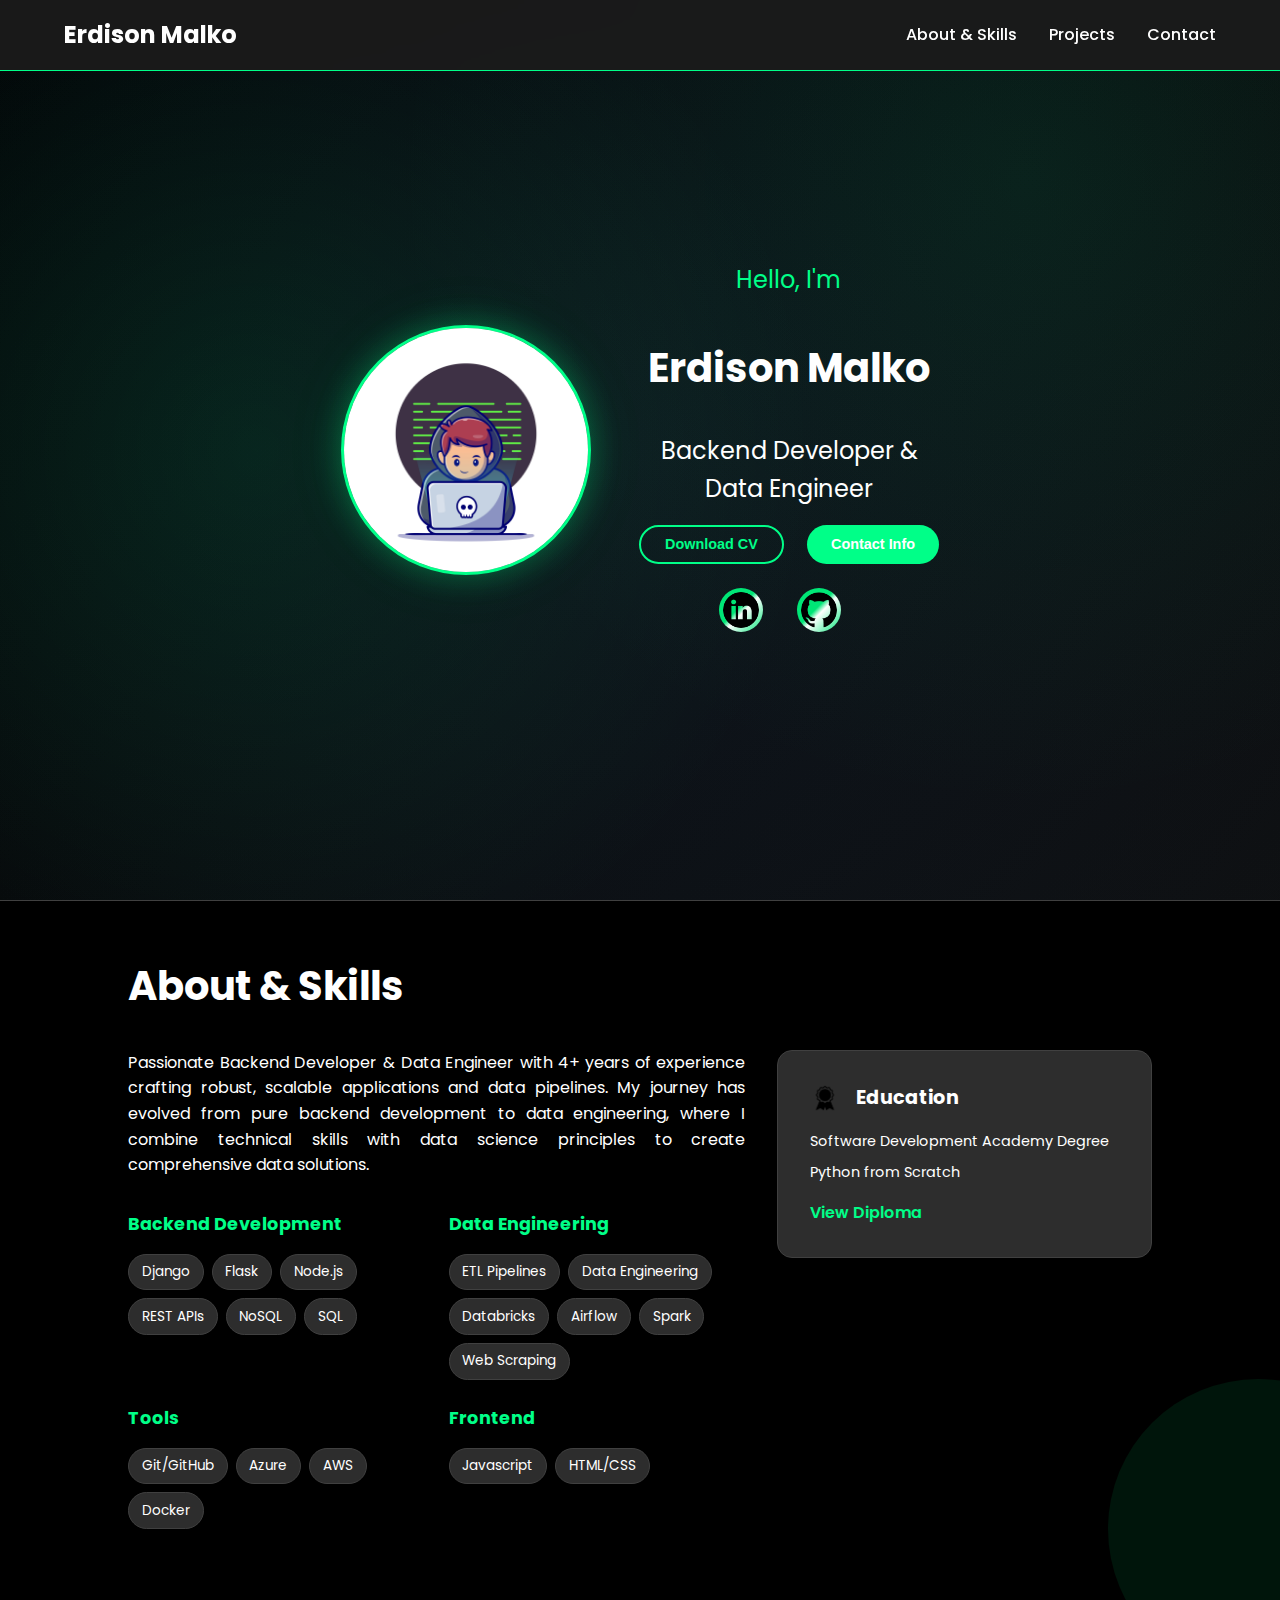
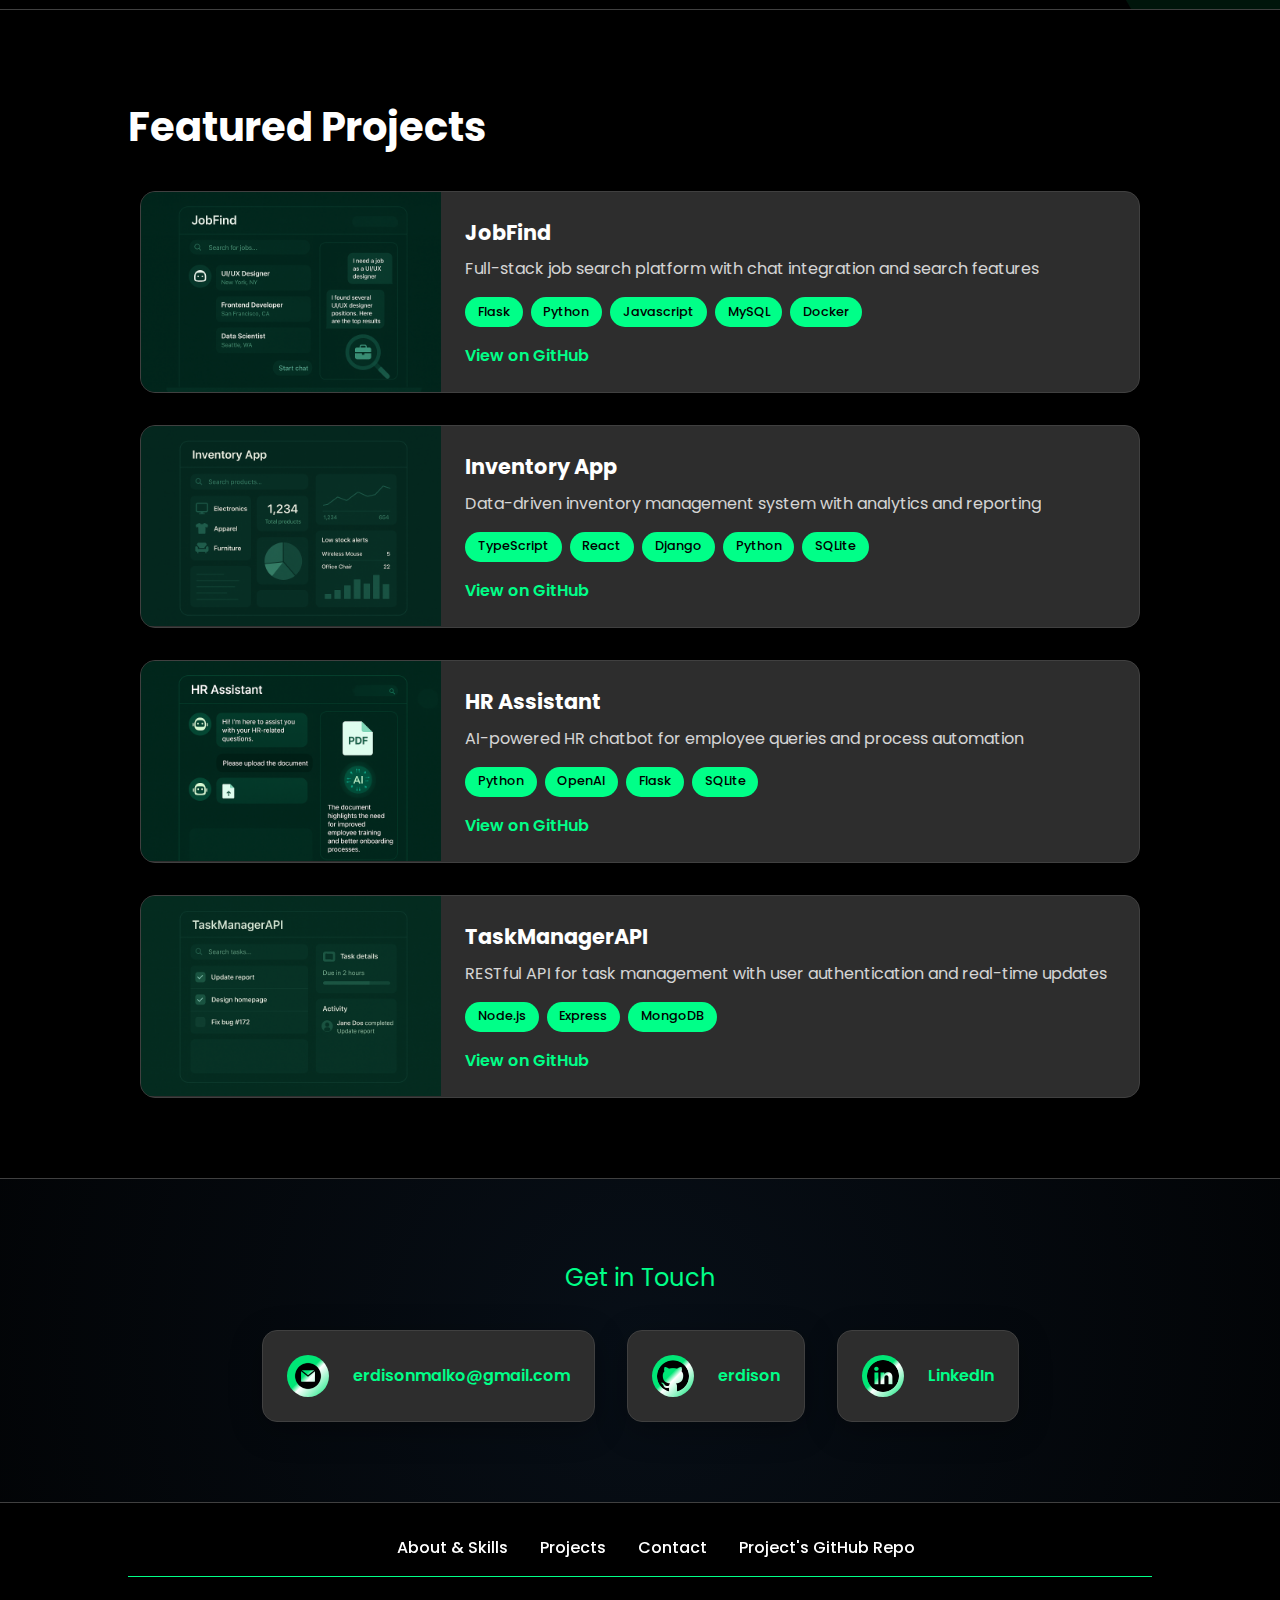
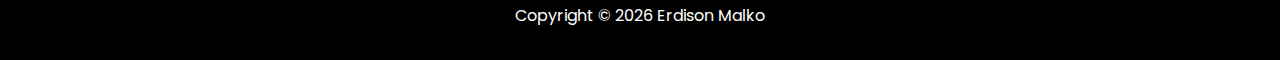
<file: app/index.html>
<!DOCTYPE html>
<html lang="en">
  <head>
    <meta charset="UTF-8" />
    <meta http-equiv="X-UA-Compatible" content="IE=edge" />
    <meta name="viewport" content="width=device-width, initial-scale=1.0" />
    <title>Erdison's Portfolio</title>
    <link rel="stylesheet" href="css/style.css" />
  </head>
  <body>
    <nav id="desktop-nav">
      <div class="logo">Erdison Malko</div>
      <div>
        <ul class="nav-links">
          <li><a href="#about">About & Skills</a></li>
          <li><a href="#projects">Projects</a></li>
          <li><a href="#contact">Contact</a></li>
        </ul>
      </div>
    </nav>
    <nav id="main-nav">
      <div class="logo">Erdison Malko</div>
      <div class="main-menu">
        <div class="main-icon" onclick="toggleMenu()">
          <span></span>
          <span></span>
          <span></span>
        </div>
        <div class="menu-links">
          <li><a href="#about" onclick="toggleMenu()">About & Skills</a></li>
          <li><a href="#projects" onclick="toggleMenu()">Projects</a></li>
          <li><a href="#contact" onclick="toggleMenu()">Contact</a></li>
        </div>
      </div>
    </nav>
    <section id="profile">
      <div class="section__pic-container">
        <img src="./assets/profile-pic.jpg" alt="Erdison Malko profile picture">
      </div>
      <div class="section__text">
        <p class="section__text__p1">Hello, I'm</p>
        <h1 class="title">Erdison Malko</h1>
        <p class="section__text__p2">Backend Developer & Data Engineer</p>
        <div class="btn-container">
          <a href="./assets/Erdison-Malko-BD.pdf" download>
            <button class="btn btn-color-2">Download CV</button>
          </a>
          <button class="btn btn-color-1" onclick="location.href='./#contact'">
            Contact Info
          </button>
        </div>
        <div id="socials-container">
          <a href="https://www.linkedin.com/in/erdison-malko-06b617235/" target="_blank" rel="noopener noreferrer">
            <span class="social-border">
              <img
                src="./assets/linkedin.png"
                alt="My LinkedIn profile"
                class="icon"
              />
            </span>
          </a>
          <a href="https://github.com/Soni912108?tab=repositories" target="_blank" rel="noopener noreferrer">
            <span class="social-border">
              <img
                src="./assets/github.png"
                alt="My Github profile"
                class="icon"
              />
            </span>
          </a>
        </div>
      </div>
    </section>
    <section id="about">
      <h1 class="title">About & Skills</h1>
      <div class="section-container">
        <div class="about-details-container">
          <div class="about-containers">
            <div class="text-container">
              <p>
                Passionate Backend Developer & Data Engineer with 4+ years of experience crafting robust, scalable applications and data pipelines. My journey has evolved from pure backend development to data engineering, where I combine technical skills with data science principles to create comprehensive data solutions.
              </p>
              <div class="skills-grid">
                <div class="skill-category">
                  <h3>Backend Development</h3>
                  <div class="skill-tags">
                    <span class="skill-tag">Django</span>
                    <span class="skill-tag">Flask</span>
                    <span class="skill-tag">Node.js</span>
                    <span class="skill-tag">REST APIs</span>
                    <span class="skill-tag">NoSQL</span>
                    <span class="skill-tag">SQL</span>
                  </div>
                </div>
                <div class="skill-category">
                  <h3>Data Engineering</h3>
                  <div class="skill-tags">
                    <span class="skill-tag">ETL Pipelines</span>
                    <span class="skill-tag">Data Engineering</span>
                    <span class="skill-tag">Databricks</span>
                    <span class="skill-tag">Airflow</span>
                    <span class="skill-tag">Spark</span>
                    <span class="skill-tag">Web Scraping</span>
                  </div>
                </div>
                <div class="skill-category">
                  <h3>Tools</h3>
                  <div class="skill-tags">
                    <span class="skill-tag">Git/GitHub</span>
                    <span class="skill-tag">Azure</span>
                    <span class="skill-tag">AWS</span>
                    <span class="skill-tag">Docker</span>
                  </div>
                </div>
                <div class="skill-category">
                  <h3>Frontend</h3>
                  <div class="skill-tags">
                    <span class="skill-tag">Javascript</span>
                    <span class="skill-tag">HTML/CSS</span>
                  </div>
                </div>
              </div>
            </div>
            <div class="details-container">
              <div class="education-header">
                <img
                  src="./assets/experience.png"
                  alt="Experience icon"
                  class="icon"
                />
                <h3>Education</h3>
              </div>
              <p>Software Development Academy Degree</p>
              <p>Python from Scratch</p>
              <a href="https://app.diplomasafe.com/en-US/diploma/d4a52ecc8309529e8af8b1de7d370bfb1a785b42b" target="_blank">View Diploma</a>
            </div>
          </div>
        </div>
      </div>
    </section>
    <section id="projects">
      <h1 class="title">Featured Projects</h1>
      <div class="projects-horizontal">
        <div class="project-item">
          <div class="project-image">
            <img src="./assets/job-find.png" alt="JobFind - Job Search Platform" />
          </div>
          <div class="project-info">
            <h3>JobFind</h3>
            <p>Full-stack job search platform with chat integration and search features</p>
            <div class="project-tech">
              <span class="tech-tag">Flask</span>
              <span class="tech-tag">Python</span>
              <span class="tech-tag">Javascript</span>
              <span class="tech-tag">MySQL</span>
              <span class="tech-tag">Docker</span>
            </div>
            <a href="https://github.com/Soni912108/JobFind" target="_blank" class="project-link">View on GitHub</a>
          </div>
        </div>

        <div class="project-item">
          <div class="project-image">
            <img src="./assets/inventory-app.png" alt="Inventory App - Database Management" />
          </div>
          <div class="project-info">
            <h3>Inventory App</h3>
            <p>Data-driven inventory management system with analytics and reporting</p>
            <div class="project-tech">
              <span class="tech-tag">TypeScript</span>
              <span class="tech-tag">React</span>
              <span class="tech-tag">Django</span>
              <span class="tech-tag">Python</span>
              <span class="tech-tag">SQLite</span>
            </div>
            <a href="https://github.com/Soni912108/Inventory-App" target="_blank" class="project-link">View on GitHub</a>
          </div>
        </div>
        <div class="project-item">
          <div class="project-image">
            <img src="./assets/hr-assistant.png" alt="HR Assistant - AI Chatbot" />
          </div>
          <div class="project-info">
            <h3>HR Assistant</h3>
            <p>AI-powered HR chatbot for employee queries and process automation</p>
            <div class="project-tech">
              <span class="tech-tag">Python</span>
              <span class="tech-tag">OpenAI</span>
              <span class="tech-tag">Flask</span>
              <span class="tech-tag">SQLite</span>
            </div>
            <a href="https://github.com/Soni912108/HR-Assistant-App" target="_blank" class="project-link">View on GitHub</a>
          </div>
        </div>
        <div class="project-item">
          <div class="project-image">
            <img src="./assets/task-manager-api.png" alt="TaskManagerAPI - Task Management" />
          </div>
          <div class="project-info">
            <h3>TaskManagerAPI</h3>
            <p>RESTful API for task management with user authentication and real-time updates</p>
            <div class="project-tech">
              <span class="tech-tag">Node.js</span>
              <span class="tech-tag">Express</span>
              <span class="tech-tag">MongoDB</span>
            </div>
            <a href="https://github.com/Soni912108/TaskManagerAPI" target="_blank" class="project-link">View on GitHub</a>
          </div>
        </div>
      </div>
    </section>
    <section id="contact">
      <p class="section__text__p1">Get in Touch</p>
      <div class="contact-info-upper-container">
        <div class="contact-info-container">
          <span class="social-border">
            <img
              src="./assets/email.png"
              alt="Email icon"
              class="icon contact-icon email-icon"
            />
          </span>
          <p><a href="mailto:erdisonmalko@gmail.com">erdisonmalko@gmail.com</a></p>
        </div>
        <div class="contact-info-container">
          <span class="social-border">
            <img
              src="./assets/github.png"
              alt="Git icon"
              class="icon contact-icon git-icon"
            />
          </span>
          <p><a href="https://github.com/Soni912108?tab=repositories" target="_blank">erdison</a></p>
        </div>
        <div class="contact-info-container">
          <span class="social-border">
            <img
              src="./assets/linkedin.png"
              alt="LinkedIn icon"
              class="icon contact-icon"
            />
          </span>
          <p><a href="https://www.linkedin.com/in/erdison-malko-06b617235/" target="_blank">LinkedIn</a></p>
        </div>
      </div>
    </section>
    <footer>
      <nav>
        <div class="nav-links-container">
          <ul class="nav-links">
            <li><a href="#about">About & Skills</a></li>
            <li><a href="#projects">Projects</a></li>
            <li><a href="#contact">Contact</a></li>
            <li><a href="https://github.com/Soni912108/Portfolio" target="_blank" rel="noopener noreferrer">Project's GitHub Repo</a></li>
          </ul>
        </div>
      </nav>
      <br>
      <p>Copyright &#169; <span id="year"></span> Erdison Malko</p>
    </footer>
    <script>
      //inline script to set current year in footer
      document.getElementById('year').textContent = new Date().getFullYear();
    </script>
    <script src="js/script.js"></script>
  </body>
</html>
</file>
<file: app/css/style.css>
/* General Styles */
@import url('https://fonts.googleapis.com/css2?family=Poppins:wght@300;400;500;600;700&display=swap');

:root {
  --primary-color: #00ff88;
  --secondary-color: #1a1a1a;
  --text-color: #ffffff;
  --background-color: #000000;
  --accent-color: #00cc6a;
  --dark-green: #006633;
  --light-green: #33ff99;
  --gray-800: #1a1a1a;
  --gray-700: #2d2d2d;
  --gray-600: #404040;
}

* {
  margin: 0;
  padding: 0;
  box-sizing: border-box;
}

body {
  font-family: 'Poppins', sans-serif;
  line-height: 1.6;
  color: var(--text-color);
  background-color: var(--background-color);
  background: linear-gradient(135deg, #000000 0%, #1a1a1a 100%);
  min-height: 100vh;
}


/* Profile Section */
#profile {
position: relative;
overflow: hidden;
}

#profile::before {
content: '';
position: absolute;
top: -50%;
left: -50%;
width: 200%;
height: 200%;
background: radial-gradient(circle, rgba(74, 144, 226, 0.1) 0%, transparent 70%);
animation: rotate 20s linear infinite;
z-index: -1;
}

#socials-container .social-border {
  display: inline-block;
  padding: 4px;             /* ring thickness */
  border-radius: 50%;
  background: linear-gradient(135deg, #00e676 0%, #00e676 45%, #ffffff 55%, #00e676 100%);
  line-height: 0;
}

#socials-container .social-border img {
  display: block;
  width: 36px;
  height: 36px;
  border-radius: 50%;
}

/* optional: adjust spacing between icons */
#socials-container a {
  margin-right: 10px;
}

.social-border {
  display: inline-block;
  padding: 5px;                /* ring thickness */
  border-radius: 50%;
  background: linear-gradient(135deg, #00e676 0%, #00e676 45%, #ffffff 55%, #00e676 100%);
  line-height: 0;
  margin-right: 8px;
}

.social-border img {
  display: block;
  width: 36px;
  height: 36px;
  border-radius: 50%;
}

/* smaller variant for tight contact layout (optional) */
.contact-info-container .social-border img {
  width: 32px;
  height: 32px;
}

@keyframes rotate {
0% {
    transform: rotate(0deg);
}
100% {
    transform: rotate(360deg);
}
}


/* Contact Section */
#contact {
position: relative;
overflow: hidden;
}

#contact::before {
content: '';
position: absolute;
top: -50%;
right: -50%;
width: 100%;
height: 100%;
background: radial-gradient(circle, rgba(231, 76, 60, 0.1) 0%, transparent 70%);
animation: float 10s ease-in-out infinite;
z-index: -1;
}

@keyframes float {
0%, 100% {
    transform: translateY(0);
}
50% {
    transform: translateY(-20px);
}
}

/* About Section */ 
#about {
position: relative;
background-color: var(--background-color);
overflow: hidden;
border-top: 1px solid var(--gray-600);
}

#about::after {
content: '';
position: absolute;
bottom: -10%;
right: -10%;
width: 300px;
height: 300px;
background: var(--accent-color);
border-radius: 50%;
opacity: 0.1;
z-index: 0;
}

.section-container {
position: relative;
z-index: 1;
}
#experience {
    position: relative;
    background-color: var(--background-color);
    overflow: hidden;
    border-top: 1px solid var(--gray-600);
    }
    
#experience::after {
content: '';
position: absolute;
bottom: -10%;
left: -10%;
width: 300px;
height: 400px;
background: var(--accent-color);
border-radius: 50%;
opacity: 0.1;
z-index: 0;
}

.section-container {
position: relative;
z-index: 1;
}
/* Hover effects for buttons and links */
.btn, .icon, .nav-links a {
transition: all 0.3s ease;
}

.btn:hover, .icon:hover, .nav-links a:hover {
transform: translateY(-3px);
box-shadow: 0 8px 25px rgba(0, 255, 136, 0.3);
}

/* Add pulse animation to profile picture */
.section__pic-container:hover {
animation: pulse 2s infinite;
}

@keyframes pulse {
0% {
  box-shadow: 0 0 30px rgba(0, 255, 136, 0.3), 0 0 60px rgba(0, 255, 136, 0.1);
}
50% {
  box-shadow: 0 0 40px rgba(0, 255, 136, 0.5), 0 0 80px rgba(0, 255, 136, 0.2);
}
100% {
  box-shadow: 0 0 30px rgba(0, 255, 136, 0.3), 0 0 60px rgba(0, 255, 136, 0.1);
}
}

/* Add subtle animation to section titles */
.title {
position: relative;
display: inline-block;
animation: fadeInUp 0.8s ease-out;
}

.title::after {
content: '';
position: absolute;
width: 100%;
height: 3px;
bottom: -5px;
left: 0;
background: linear-gradient(90deg, var(--primary-color), var(--accent-color));
transform: scaleX(0);
transition: transform 0.3s ease;
border-radius: 2px;
}

.title:hover::after {
transform: scaleX(1);
}

@keyframes fadeInUp {
from {
  opacity: 0;
  transform: translateY(30px);
}
to {
  opacity: 1;
  transform: translateY(0);
}
}

/* Add glow effect to buttons */
.btn {
position: relative;
overflow: hidden;
}

.btn::before {
content: '';
position: absolute;
top: 0;
left: -100%;
width: 100%;
height: 100%;
background: linear-gradient(90deg, transparent, rgba(255, 255, 255, 0.2), transparent);
transition: left 0.5s;
}

.btn:hover::before {
left: 100%;
}

/* ----------------------------------------------------------------------- */
/* Navigation Styles */
nav {
  background-color: rgba(26, 26, 26, 0.95);
  backdrop-filter: blur(10px);
  border-bottom: 1px solid var(--primary-color);
  padding: 1rem 5%;
  position: fixed;
  width: 100%;
  top: 0;
  z-index: 1000;
  transition: all 0.3s ease;
}

#desktop-nav {
  display: flex;
  justify-content: space-between;
  align-items: center;
}

.logo {
  font-size: 1.5rem;
  font-weight: 700;
  color: #fff;
}

.nav-links {
  display: flex;
  list-style: none;
}

.nav-links li {
  margin-left: 2rem;
}

.nav-links a {
  color: #fff;
  text-decoration: none;
  font-weight: 500;
  transition: color 0.3s ease;
}

.nav-links a:hover {
  color: var(--primary-color);
}

#main-nav {
  display: none;
}

/* Profile Section */
#profile {
    padding: 3rem 10%;
    display: flex;
    align-items: center;
    justify-content: center;
    min-height: 100vh;
    text-align: center;
    position: relative;
    background: radial-gradient(circle at 20% 50%, rgba(0, 255, 136, 0.1) 0%, transparent 50%),
                radial-gradient(circle at 80% 20%, rgba(0, 204, 106, 0.1) 0%, transparent 50%);
}
  
.section__pic-container {
width: 250px;
height: 250px;
border-radius: 50%;
overflow: hidden;
margin-right: 3rem;
box-shadow: 0 0 30px rgba(0, 255, 136, 0.3), 0 0 60px rgba(0, 255, 136, 0.1);
border: 3px solid var(--primary-color);
transition: all 0.3s ease;
position: relative;
}

.section__pic-container::before {
content: '';
position: absolute;
top: -3px;
left: -3px;
right: -3px;
bottom: -3px;
border-radius: 50%;
background: linear-gradient(45deg, var(--primary-color), var(--accent-color), var(--light-green));
z-index: -1;
animation: rotate 3s linear infinite;
}

@keyframes rotate {
0% { transform: rotate(0deg); }
100% { transform: rotate(360deg); }
}

.section__pic-container img {
width: 100%;
height: 100%;
object-fit: cover;
}

.section__text {
max-width: 300px;
}

.section__text__p1 {
font-size: 1.5rem;
text-align: center;
color: var(--primary-color);
margin-bottom: 1rem;
}

.title {
font-size: 2.5rem;
margin: 0.3rem 0;
color: var(--secondary-color);
}

.section__text__p2 {
font-size: 1.5rem;
margin-bottom: 1.0rem;
color: var(--text-color);
}

.btn-container {
display: flex;
justify-content: center;
gap: 1rem;
margin-bottom: 1.5rem;
}

.btn {
padding: 0.6rem 1.5rem;
border: none;
border-radius: 25px;
font-weight: 600;
font-size: 0.9rem;
cursor: pointer;
transition: all 0.3s ease;
}

.btn-color-1 {
background-color: var(--primary-color);
color: #fff;
}

.btn-color-2 {
background-color: transparent;
border: 2px solid var(--primary-color);
color: var(--primary-color);
}

.btn:hover {
transform: translateY(-3px);
box-shadow: 0 5px 15px rgba(0, 0, 0, 0.1);
}

#socials-container {
display: flex;
justify-content: center;
gap: 1rem;
}

.icon {
cursor: pointer;
height: 25px;
transition: transform 0.3s ease;
}

.icon:hover {
transform: translateY(-3px);
}

/* About Section */
#about {
    padding: 3rem 10%;
    background-color: var(--background-color);
  }
  
.title {
text-align: center;
margin-bottom: 2rem;
font-size: 2.5rem;
color: var(--text-color);
}

.section-container {
display: flex;
justify-content: space-between;
gap: 2rem;
}

.about-details-container {
display: flex;
flex-direction: column;
gap: 2rem;
}

.about-containers {
    display: flex;
    justify-content: space-between;
    gap: 2rem;
    align-items: flex-start; /* This will align items to the top */
}

.text-container {
flex: 2;
text-align: justify;
}

.text-container p {
font-size: 1rem;
line-height: 1.6;
}
.text-container ul {
    list-style-type: disc;
    padding-left: 2rem;
    margin-bottom: 1rem;
}
  
.text-container li {
margin-bottom: 0.5rem;
}

/* Skills Grid */
.skills-grid {
display: grid;
grid-template-columns: repeat(auto-fit, minmax(250px, 1fr));
gap: 1.5rem;
margin: 2rem 0;
}

.skill-category h3 {
color: var(--primary-color);
margin-bottom: 1rem;
font-size: 1.1rem;
}

.skill-tags {
display: flex;
flex-wrap: wrap;
gap: 0.5rem;
}

.skill-tag {
background-color: var(--gray-700);
color: var(--text-color);
padding: 0.4rem 0.8rem;
border-radius: 20px;
font-size: 0.85rem;
border: 1px solid var(--gray-600);
transition: all 0.3s ease;
}

.skill-tag:hover {
background-color: var(--primary-color);
color: var(--background-color);
transform: translateY(-2px);
}
  
.details-container {
flex: 1;
background-color: var(--gray-700);
padding: 1.5rem;
border-radius: 15px;
box-shadow: 0 8px 32px rgba(0, 0, 0, 0.3);
border: 1px solid var(--gray-600);
align-self: flex-start;
transition: all 0.3s ease;
}

.details-container:hover {
transform: translateY(-5px);
box-shadow: 0 12px 40px rgba(0, 255, 136, 0.1);
border-color: var(--primary-color);
}

.education-header {
display: flex;
align-items: center;
gap: 1rem;
margin-bottom: 1rem;
}

.education-header .icon {
width: 30px;
height: 30px;
}

.education-header h3 {
margin: 0;
font-size: 1.2rem;
color: var(--text-color);
}

.details-container p {
margin: 0.5rem 0;
font-size: 0.9rem;
}

.details-container a {
display: inline-block;
margin-top: 0.5rem;
color: var(--primary-color);
text-decoration: none;
font-weight: 600;
transition: color 0.3s ease;
}

.details-container a:hover {
color: var(--secondary-color);
}

/* Experience Section */
#experience {
padding: 5rem 10%;
background-color: var(--background-color);
}

.experience-details-container {
display: flex;
flex-direction: column;
gap: 2rem;
}

.experience-containers {
display: flex;
justify-content: space-between;
gap: 2rem;
}

.details-container {
flex: 1;
background-color: var(--gray-700);
padding: 2rem;
border-radius: 15px;
box-shadow: 0 8px 32px rgba(0, 0, 0, 0.3);
border: 1px solid var(--gray-600);
transition: all 0.3s ease;
}

.details-container:hover {
transform: translateY(-5px);
box-shadow: 0 12px 40px rgba(0, 255, 136, 0.1);
border-color: var(--primary-color);
}

.experience-sub-title {
font-size: 1.5rem;
margin-bottom: 1.5rem;
color: var(--text-color);
text-align: center;
}

.article-container {
display: flex;
flex-direction: column;
gap: 1rem;
}

article {
display: flex;
align-items: center;
gap: 1rem;
padding: 0.5rem;
border-radius: 5px;
transition: background-color 0.3s ease;
}

article:hover {
background-color: rgba(74, 144, 226, 0.1);
}

.icon {
width: 30px;
height: 30px;
}

article div {
display: flex;
flex-direction: column;
}
  
article h3 {
font-size: 1.1rem;
color: var(--text-color);
margin-bottom: 0.2rem;
}

article p {
font-size: 0.9rem;
color: var(--text-color);
}

/* Projects Section */
#projects {
  padding: 5rem 10%;
  background-color: var(--background-color);
  border-top: 1px solid var(--gray-600);
}

/* Horizontal Projects Layout */
.projects-horizontal {
  display: flex;
  flex-direction: column;
  gap: 2rem;
  max-width: 1000px;
  margin: 0 auto;
}

.project-item {
  display: flex;
  background-color: var(--gray-700);
  border-radius: 15px;
  overflow: hidden;
  border: 1px solid var(--gray-600);
  transition: all 0.3s ease;
  box-shadow: 0 8px 32px rgba(0, 0, 0, 0.3);
}

.project-item:hover {
  transform: translateY(-5px);
  box-shadow: 0 12px 40px rgba(0, 255, 136, 0.1);
  border-color: var(--primary-color);
}

.project-image {
  flex: 0 0 300px;
  height: 200px;
  overflow: hidden;
}

.project-image img {
  width: 100%;
  height: 100%;
  object-fit: cover;
  transition: transform 0.3s ease;
}

.project-item:hover .project-image img {
  transform: scale(1.05);
}

.project-info {
  flex: 1;
  padding: 1.5rem;
  display: flex;
  flex-direction: column;
  justify-content: space-between;
}

.project-info h3 {
  color: var(--text-color);
  font-size: 1.3rem;
  margin-bottom: 0.5rem;
}

.project-info p {
  color: var(--text-color);
  opacity: 0.8;
  line-height: 1.5;
  margin-bottom: 1rem;
}

.project-tech {
  display: flex;
  flex-wrap: wrap;
  gap: 0.5rem;
  margin-bottom: 1rem;
}

.tech-tag {
  background-color: var(--primary-color);
  color: var(--background-color);
  padding: 0.3rem 0.8rem;
  border-radius: 15px;
  font-size: 0.8rem;
  font-weight: 500;
}

.project-link {
  color: var(--primary-color);
  text-decoration: none;
  font-weight: 600;
  transition: color 0.3s ease;
  align-self: flex-start;
}

.project-link:hover {
  color: var(--accent-color);
}

.experience-details-container {
display: flex;
flex-direction: column;
align-items: center;
}

.projects-containers {
display: grid;
grid-template-columns: repeat(auto-fit, minmax(250px, 1fr));
gap: 2rem;
width: 100%;
}

.color-container {
background-color: var(--gray-700);
padding: 1.5rem;
border-radius: 15px;
box-shadow: 0 8px 32px rgba(0, 0, 0, 0.3);
border: 1px solid var(--gray-600);
transition: all 0.3s ease;
}

.color-container:hover {
transform: translateY(-5px);
box-shadow: 0 12px 40px rgba(0, 255, 136, 0.1);
border-color: var(--primary-color);
}

.project-img {
width: 100%;
height: 180px;
object-fit: cover;
border-radius: 8px;
}

.project-title {
font-size: 1.2rem;
margin: 1rem 0;
color: var(--text-color);
}

.btn-container {
display: flex;
justify-content: space-between;
gap: 1rem;
}

.project-btn {
flex: 1;
text-align: center;
padding: 0.8rem 0;
font-size: 0.9rem;
}
/* Contact Section */
#contact {
    padding: 5rem 10%;
    position: relative;
    overflow: hidden;
    background-color: var(--background-color);
    border-top: 1px solid var(--gray-600);
}
  
#contact::before {
content: '';
position: absolute;
top: -50%;
left: -50%;
width: 200%;
height: 200%;
background: radial-gradient(circle, rgba(74, 144, 226, 0.1) 0%, transparent 70%);
animation: rotate 20s linear infinite;
z-index: 0;
}

.section__text__p1 {
text-align: center;
font-size: 1.5rem;
color: var(--primary-color);
margin-bottom: 2rem;
position: relative;
z-index: 1;
}

.contact-info-upper-container {
display: flex;
justify-content: center;
gap: 2rem;
position: relative;
z-index: 1;
}

.contact-info-container {
display: flex;
align-items: center;
gap: 1rem;
background-color: var(--gray-700);
padding: 1.5rem;
border-radius: 15px;
box-shadow: 0 8px 32px rgba(0, 0, 0, 0.3);
border: 1px solid var(--gray-600);
transition: all 0.3s ease;
}

.contact-info-container:hover {
transform: translateY(-5px);
box-shadow: 0 12px 40px rgba(0, 255, 136, 0.1);
border-color: var(--primary-color);
}

.contact-icon {
width: 40px;
height: 40px;
transition: transform 0.3s ease;
}

.contact-info-container:hover .contact-icon {
transform: scale(1.1);
}

.contact-info-container p {
font-size: 1rem;
color: var(--text-color);
}

.contact-info-container a {
color: var(--primary-color);
text-decoration: none;
font-weight: 600;
transition: color 0.3s ease;
}

.contact-info-container a:hover {
color: var(--secondary-color);
}
/* Footer */
footer {
  background-color: var(--background-color);
  color: #fff;
  padding: 2rem 10%;
  border-top: 1px solid var(--gray-600);
}

footer nav {
  background-color: transparent;
  position: static;
  padding: 0;
}

footer .nav-links-container {
  display: flex;
  justify-content: center;
  margin-bottom: 1rem;
}

footer .nav-links {
  justify-content: center;
}

footer p {
  text-align: center;
}

/* Responsive Design */
@media (max-width: 1200px) {
  .about-containers, .experience-details-container {
    flex-direction: column;
  }
}

@media (max-width: 768px) {
  #desktop-nav {
    display: none;
  }

  #main-nav {
    display: flex;
    justify-content: space-between;
    align-items: center;
  }

  .main-menu {
    position: relative;
  }

  .main-icon {
    display: flex;
    flex-direction: column;
    justify-content: space-between;
    height: 24px;
    width: 30px;
    cursor: pointer;
  }

  .main-icon span {
    width: 100%;
    height: 2px;
    background-color: #fff;
    transition: all 0.3 ease-in-out;
  }

  .menu-links {
    position: absolute;
    top: 100%;
    right: 0;
    background-color: var(--gray-800);
    border: 1px solid var(--gray-600);
    border-radius: 10px;
    width: 200px;
    max-height: 0;
    overflow: hidden;
    transition: all 0.3s ease-in-out;
    box-shadow: 0 8px 32px rgba(0, 0, 0, 0.3);
  }

  .menu-links.open {
    max-height: 300px;
  }

  .menu-links a {
    display: block;
    padding: 10px;
    text-align: center;
    color: #fff;
    text-decoration: none;
    transition: all 0.3 ease-in-out;
  }

  .menu-links a:hover {
    background-color: var(--primary-color);
  }

  #profile {
    flex-direction: column;
    padding: 2rem 5%;
  }

  .section__pic-container {
    margin-right: 0;
    margin-bottom: 0rem;
  }

  .section__text {
    max-width: 100%;
  }

  .title {
    font-size: 1rem;
  }

  .section__text__p2 {
    font-size: 1.1rem;
  }

  .btn-container {
    justify-content: center;
  }

  #socials-container {
    justify-content: center;
  }
  .projects-containers {
    grid-template-columns: 1fr;
  }
  .about-containers {
    flex-direction: column;
  }
  .experience-containers{
    flex-direction: column;
  }
  .text-container, .details-container {
    flex: 1;
    width: 100%;
  }

  .contact-info-upper-container {
    flex-direction: column;
    align-items: center;
  }
  .contact-info-container {
    width: 100%;
    max-width: 300px;
  }

  article {
    width: 100%;
  }

  /* Mobile Projects Layout */
  .project-item {
    flex-direction: column;
  }

  .project-image {
    flex: none;
    height: 200px;
  }

  .project-info {
    padding: 1rem;
  }
}

@media (max-width: 600px) {
  .contact-info-container p {
    font-size: 0.9rem;
  }
}
</file>
